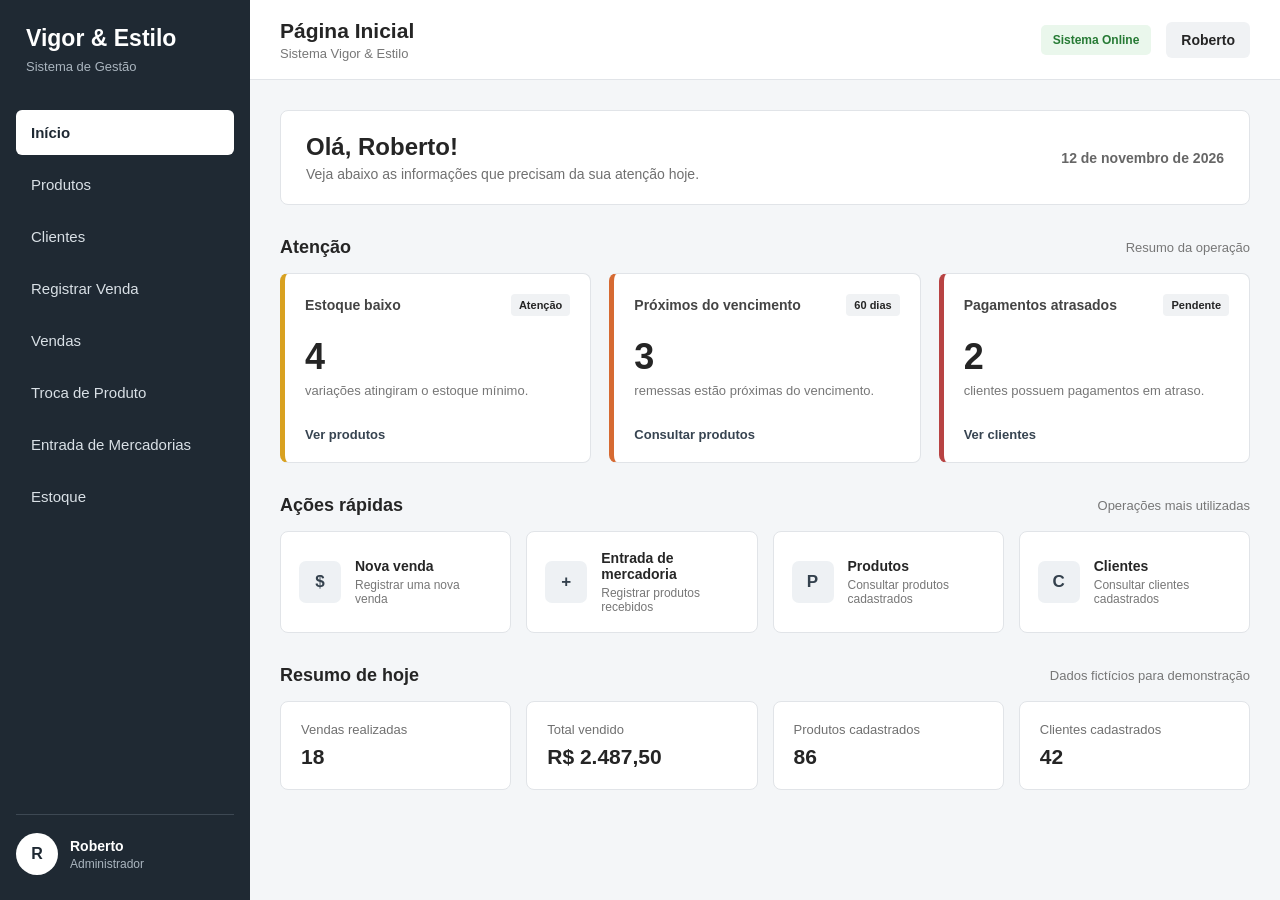
<file: index.html>
<!DOCTYPE html>
<html lang="pt-BR">

<head>
    <meta charset="UTF-8">

    <meta name="viewport" content="width=device-width, initial-scale=1.0">

    <title>Vigor & Estilo</title>

    <link rel="stylesheet" href="css/style.css">
</head>


<body>

    <div class="app">


        <!-- ========================= -->
        <!-- MENU LATERAL -->
        <!-- ========================= -->

        <aside class="sidebar">


            <!-- LOGO -->

            <div class="logo">

                <h1>
                    Vigor & Estilo
                </h1>

                <span>
                    Sistema de Gestão
                </span>

            </div>


            <!-- MENU -->

            <nav class="menu">


                <!-- INÍCIO -->

                <button class="menu-item active" data-page="inicio">

                    Início

                </button>


                <!-- PRODUTOS -->

                <button class="menu-item" data-page="produtos">

                    Produtos

                </button>


                <!-- CLIENTES -->

                <button class="menu-item" data-page="clientes">

                    Clientes

                </button>


                <!-- REGISTRAR VENDA -->

                <button class="menu-item" data-page="venda">

                    Registrar Venda

                </button>


                <!-- VENDAS -->

                <button class="menu-item" data-page="vendasPeriodo">

                    Vendas

                </button>


                <!-- TROCA DE PRODUTO -->

                <button class="menu-item" data-page="troca">

                    Troca de Produto

                </button>


                <!-- ENTRADA DE MERCADORIAS -->

                <button class="menu-item" data-page="entradaMercadoria">

                    Entrada de Mercadorias

                </button>


                <!-- ESTOQUE -->

                <button class="menu-item" data-page="estoque">

                    Estoque

                </button>

            </nav>


            <!-- USUÁRIO -->

            <div class="usuario">

                <div class="avatar">
                    R
                </div>


                <div class="usuario-info">

                    <strong>
                        Roberto
                    </strong>

                    <span>
                        Administrador
                    </span>

                </div>

            </div>

        </aside>


        <!-- ========================= -->
        <!-- ÁREA PRINCIPAL -->
        <!-- ========================= -->

        <main class="main">


            <!-- CABEÇALHO -->

            <header class="topbar">


                <div class="topbar-title">

                    <h2 id="tituloPagina">
                        Página Inicial
                    </h2>

                    <p>
                        Sistema Vigor & Estilo
                    </p>

                </div>


                <div class="topbar-right">

                    <div class="status">
                        Sistema Online
                    </div>

                    <div class="topbar-user">
                        Roberto
                    </div>

                </div>

            </header>


            <!-- ========================= -->
            <!-- CONTEÚDO DAS PÁGINAS -->
            <!-- ========================= -->

            <section id="conteudo" class="conteudo">

                <div class="loading">
                    Carregando...
                </div>

            </section>

        </main>

    </div>


    <!-- JAVASCRIPT -->

    <script src="js/script.js"></script>

</body>

</html>
</file>
<file: css/style.css>
/* ========================= */
/* CONFIGURAÇÕES GERAIS */
/* ========================= */

* {
    margin: 0;
    padding: 0;
    box-sizing: border-box;
}


body {
    font-family: Arial, Helvetica, sans-serif;

    background-color: #f4f6f8;

    color: #252525;

    min-height: 100vh;
}


/* ========================= */
/* ESTRUTURA PRINCIPAL */
/* ========================= */

.app {
    display: flex;

    min-height: 100vh;
}


/* ========================= */
/* MENU LATERAL */
/* ========================= */

.sidebar {
    width: 250px;

    background-color: #1f2933;

    color: white;

    min-height: 100vh;

    padding: 25px 16px;

    display: flex;

    flex-direction: column;

    position: fixed;

    left: 0;
    top: 0;
    bottom: 0;
}


/* ========================= */
/* LOGO */
/* ========================= */

.logo {
    padding: 0 10px;

    margin-bottom: 35px;
}


.logo h1 {
    font-size: 23px;

    margin-bottom: 5px;
}


.logo span {
    font-size: 13px;

    color: #aab5bf;
}


/* ========================= */
/* MENU */
/* ========================= */

.menu {
    display: flex;

    flex-direction: column;

    gap: 7px;

    flex: 1;
}


.menu-item {
    width: 100%;

    padding: 14px 15px;

    border: none;

    border-radius: 6px;

    background-color: transparent;

    color: #d9e0e6;

    font-size: 15px;

    text-align: left;

    cursor: pointer;

    transition: background-color 0.2s,
        color 0.2s;
}


.menu-item:hover {
    background-color: #34414d;
}


.menu-item.active {
    background-color: #ffffff;

    color: #1f2933;

    font-weight: bold;
}


/* ========================= */
/* USUÁRIO */
/* ========================= */

.usuario {
    border-top: 1px solid #3d4853;

    padding-top: 18px;

    display: flex;

    align-items: center;

    gap: 12px;
}


.avatar {
    width: 42px;
    height: 42px;

    border-radius: 50%;

    background-color: #ffffff;

    color: #1f2933;

    display: flex;

    align-items: center;

    justify-content: center;

    font-weight: bold;
}


.usuario-info {
    display: flex;

    flex-direction: column;
}


.usuario-info strong {
    font-size: 14px;
}


.usuario-info span {
    color: #aab5bf;

    font-size: 12px;

    margin-top: 3px;
}


/* ========================= */
/* CONTEÚDO PRINCIPAL */
/* ========================= */

.main {
    flex: 1;

    margin-left: 250px;

    min-height: 100vh;
}


/* ========================= */
/* CABEÇALHO */
/* ========================= */

.topbar {
    height: 80px;

    background-color: #ffffff;

    border-bottom: 1px solid #e1e4e8;

    padding: 0 30px;

    display: flex;

    align-items: center;

    justify-content: space-between;

    position: sticky;

    top: 0;

    z-index: 10;
}


.topbar-title h2 {
    font-size: 21px;

    margin-bottom: 3px;
}


.topbar-title p {
    font-size: 13px;

    color: #777;
}


.topbar-right {
    display: flex;

    align-items: center;

    gap: 15px;
}


.status {
    padding: 8px 12px;

    border-radius: 5px;

    background-color: #eaf7ec;

    color: #267a34;

    font-size: 12px;

    font-weight: bold;
}


.topbar-user {
    padding: 10px 15px;

    border-radius: 6px;

    background-color: #f0f2f4;

    font-size: 14px;

    font-weight: bold;
}


/* ========================= */
/* ÁREA DE CONTEÚDO */
/* ========================= */

.conteudo {
    padding: 30px;

    min-height: calc(100vh - 80px);
}


/* ========================= */
/* PADRÃO DE PÁGINA */
/* ========================= */

.page-header {
    display: flex;

    align-items: center;

    justify-content: space-between;

    gap: 20px;

    margin-bottom: 25px;
}


.page-header h2 {
    font-size: 24px;

    margin-bottom: 5px;
}


.page-header p {
    color: #707070;

    font-size: 14px;
}


/* ========================= */
/* BOTÕES */
/* ========================= */

.btn {
    border: none;

    border-radius: 6px;

    padding: 11px 17px;

    font-size: 14px;

    cursor: pointer;

    transition: 0.2s;
}


.btn-primary {
    background-color: #1f2933;

    color: white;
}


.btn-primary:hover {
    background-color: #34414d;
}


.btn-secondary {
    background-color: #e7eaed;

    color: #333;
}


.btn-secondary:hover {
    background-color: #d8dde1;
}


.btn-danger {
    background-color: #b53535;

    color: white;
}


.btn-danger:hover {
    background-color: #922c2c;
}


/* ========================= */
/* CARDS */
/* ========================= */

.card {
    background-color: #ffffff;

    border: 1px solid #e1e4e8;

    border-radius: 8px;

    padding: 20px;
}


/* ========================= */
/* FORMULÁRIOS */
/* ========================= */

.form-group {
    display: flex;

    flex-direction: column;

    gap: 6px;
}


.form-group label {
    font-size: 13px;

    font-weight: bold;

    color: #444;
}


.form-group input,
.form-group select,
.form-group textarea {
    padding: 11px 12px;

    border: 1px solid #cfd5da;

    border-radius: 5px;

    font-size: 14px;

    outline: none;
}


.form-group input:focus,
.form-group select:focus,
.form-group textarea:focus {
    border-color: #697783;
}


/* ========================= */
/* TABELAS */
/* ========================= */

.table-container {
    background-color: white;

    border: 1px solid #e1e4e8;

    border-radius: 8px;

    overflow: hidden;
}


table {
    width: 100%;

    border-collapse: collapse;
}


thead {
    background-color: #f0f2f4;
}


th,
td {
    padding: 14px 16px;

    text-align: left;

    border-bottom: 1px solid #e6e8eb;

    font-size: 14px;
}


th {
    font-weight: bold;

    color: #444;
}


tbody tr:hover {
    background-color: #f8f9fa;
}


/* ========================= */
/* BADGES */
/* ========================= */

.badge {
    display: inline-block;

    padding: 5px 9px;

    border-radius: 4px;

    font-size: 12px;

    font-weight: bold;
}


.badge-success {
    background-color: #e7f6e9;

    color: #287638;
}


.badge-warning {
    background-color: #fff1cf;

    color: #886200;
}


.badge-danger {
    background-color: #fde5e5;

    color: #9a3030;
}


/* ========================= */
/* LOADING */
/* ========================= */

.loading {
    padding: 30px;

    text-align: center;

    color: #777;
}


/* ========================= */
/* ERRO DE CARREGAMENTO */
/* ========================= */

.erro-pagina {
    background-color: #ffffff;

    border: 1px solid #e2e2e2;

    border-radius: 8px;

    padding: 30px;

    text-align: center;
}


.erro-pagina h2 {
    margin-bottom: 10px;
}


.erro-pagina p {
    color: #777;
}

/* ========================= */
/* DASHBOARD */
/* ========================= */

.dashboard {
    display: flex;
    flex-direction: column;
    gap: 32px;
}


/* ========================= */
/* BOAS-VINDAS */
/* ========================= */

.dashboard-welcome {
    display: flex;
    align-items: center;
    justify-content: space-between;

    background-color: #ffffff;

    border: 1px solid #e1e4e8;

    border-radius: 8px;

    padding: 22px 25px;
}


.dashboard-welcome h2 {
    font-size: 24px;

    margin-bottom: 5px;
}


.dashboard-welcome p {
    color: #707070;

    font-size: 14px;
}


.dashboard-date {
    color: #666;

    font-size: 14px;

    font-weight: bold;
}


/* ========================= */
/* SEÇÕES DO DASHBOARD */
/* ========================= */

.dashboard-section {
    display: flex;

    flex-direction: column;

    gap: 15px;
}


.section-header {
    display: flex;

    align-items: center;

    justify-content: space-between;
}


.section-header h3 {
    font-size: 18px;
}


.section-header span {
    color: #777;

    font-size: 13px;
}


/* ========================= */
/* CARDS DE ALERTA */
/* ========================= */

.dashboard-cards {
    display: grid;

    grid-template-columns: repeat(3, 1fr);

    gap: 18px;
}


.dashboard-card {
    background-color: #ffffff;

    border: 1px solid #e1e4e8;

    border-radius: 8px;

    padding: 20px;

    min-height: 190px;

    display: flex;

    flex-direction: column;
}


.dashboard-card-header {
    display: flex;

    align-items: center;

    justify-content: space-between;

    gap: 10px;
}


.dashboard-card-title {
    font-size: 14px;

    font-weight: bold;

    color: #444;
}


.dashboard-card-status {
    padding: 5px 8px;

    border-radius: 4px;

    background-color: #f0f2f4;

    font-size: 11px;

    font-weight: bold;
}


.dashboard-card-number {
    font-size: 36px;

    margin-top: 20px;

    margin-bottom: 5px;
}


.dashboard-card p {
    color: #777;

    font-size: 13px;

    margin-bottom: 18px;
}


.dashboard-link {
    margin-top: auto;

    align-self: flex-start;

    border: none;

    background-color: transparent;

    padding: 0;

    font-size: 13px;

    font-weight: bold;

    cursor: pointer;

    color: #374451;
}


.dashboard-link:hover {
    text-decoration: underline;
}


/* ========================= */
/* TIPOS DE ALERTA */
/* ========================= */

.card-warning {
    border-left: 5px solid #d8a120;
}


.card-expiration {
    border-left: 5px solid #d66a32;
}


.card-danger {
    border-left: 5px solid #b84343;
}


/* ========================= */
/* AÇÕES RÁPIDAS */
/* ========================= */

.quick-actions-grid {
    display: grid;

    grid-template-columns: repeat(4, 1fr);

    gap: 15px;
}


.quick-action {
    background-color: #ffffff;

    border: 1px solid #e1e4e8;

    border-radius: 8px;

    padding: 18px;

    cursor: pointer;

    text-align: left;

    display: flex;

    align-items: center;

    gap: 14px;

    transition:
        border-color 0.2s,
        transform 0.2s,
        background-color 0.2s;
}


.quick-action:hover {
    border-color: #89949d;

    background-color: #fafafa;

    transform: translateY(-2px);
}


.quick-action-icon {
    width: 42px;
    height: 42px;

    min-width: 42px;

    border-radius: 7px;

    background-color: #eef1f4;

    display: flex;

    align-items: center;

    justify-content: center;

    font-size: 17px;

    font-weight: bold;

    color: #34414d;
}


.quick-action div:last-child {
    display: flex;

    flex-direction: column;

    gap: 4px;
}


.quick-action strong {
    font-size: 14px;

    color: #262626;
}


.quick-action span {
    font-size: 12px;

    color: #777;
}


/* ========================= */
/* RESUMO */
/* ========================= */

.summary-grid {
    display: grid;

    grid-template-columns: repeat(4, 1fr);

    gap: 15px;
}


.summary-card {
    background-color: #ffffff;

    border: 1px solid #e1e4e8;

    border-radius: 8px;

    padding: 20px;

    display: flex;

    flex-direction: column;

    gap: 8px;
}


.summary-card span {
    color: #707070;

    font-size: 13px;
}


.summary-card strong {
    font-size: 21px;

    color: #252525;
}


/* ========================= */
/* RESPONSIVIDADE BÁSICA */
/* ========================= */

@media (max-width: 1100px) {

    .dashboard-cards {
        grid-template-columns: 1fr;
    }


    .quick-actions-grid {
        grid-template-columns: repeat(2, 1fr);
    }


    .summary-grid {
        grid-template-columns: repeat(2, 1fr);
    }

}

/* ========================= */
/* PRODUTOS */
/* ========================= */

.produtos-filtros {
    display: grid;

    grid-template-columns: 2fr 1fr;

    gap: 20px;

    margin-bottom: 20px;
}


.campo-pesquisa,
.campo-categoria {
    display: flex;

    flex-direction: column;

    gap: 7px;
}


.campo-pesquisa label,
.campo-categoria label {
    font-size: 13px;

    font-weight: bold;

    color: #444;
}


.campo-pesquisa input,
.campo-categoria select {
    width: 100%;

    padding: 11px 12px;

    border: 1px solid #cfd5da;

    border-radius: 5px;

    background-color: white;

    font-size: 14px;

    outline: none;
}


.campo-pesquisa input:focus,
.campo-categoria select:focus {
    border-color: #697783;
}


/* ========================= */
/* RESUMO DE PRODUTOS */
/* ========================= */

.produtos-resumo {
    display: grid;

    grid-template-columns: repeat(3, 1fr);

    gap: 15px;

    margin-bottom: 20px;
}


.resumo-produto-card {
    background-color: #ffffff;

    border: 1px solid #e1e4e8;

    border-radius: 8px;

    padding: 17px 20px;

    display: flex;

    align-items: center;

    justify-content: space-between;
}


.resumo-produto-card span {
    font-size: 13px;

    color: #666;
}


.resumo-produto-card strong {
    font-size: 23px;

    color: #242424;
}


/* ========================= */
/* TABELA DE PRODUTOS */
/* ========================= */

.produtos-table {
    overflow-x: auto;
}


.produto-nome {
    display: flex;

    flex-direction: column;

    gap: 3px;
}


.produto-nome strong {
    color: #252525;
}


.produto-nome span {
    font-size: 12px;

    color: #777;
}


.btn-table {
    border: 1px solid #cfd5da;

    border-radius: 5px;

    padding: 7px 11px;

    background-color: #ffffff;

    color: #333;

    font-size: 12px;

    font-weight: bold;

    cursor: pointer;
}


.btn-table:hover {
    background-color: #f0f2f4;
}


/* ========================= */
/* ESTADO VAZIO */
/* ========================= */

.empty-state {
    padding: 35px;

    text-align: center;

    display: flex;

    flex-direction: column;

    gap: 7px;

    color: #777;
}


.empty-state strong {
    color: #444;
}


/* ========================= */
/* MODAL */
/* ========================= */

.modal-overlay {
    position: fixed;

    inset: 0;

    background-color: rgba(0, 0, 0, 0.45);

    display: none;

    align-items: center;

    justify-content: center;

    z-index: 100;
}


.modal-overlay.active {
    display: flex;
}


.modal {
    width: 650px;

    max-width: calc(100% - 40px);

    background-color: white;

    border-radius: 9px;

    overflow: hidden;

    box-shadow: 0 20px 50px rgba(0, 0, 0, 0.18);
}


.modal-header {
    padding: 20px 22px;

    border-bottom: 1px solid #e1e4e8;

    display: flex;

    justify-content: space-between;

    align-items: flex-start;
}


.modal-header h3 {
    margin-bottom: 4px;
}


.modal-header p {
    color: #777;

    font-size: 13px;
}


.modal-close {
    border: none;

    background-color: transparent;

    font-size: 26px;

    cursor: pointer;

    color: #777;
}


.modal-close:hover {
    color: #222;
}


.modal-body {
    padding: 22px;
}


.modal-footer {
    padding: 16px 22px;

    border-top: 1px solid #e1e4e8;

    display: flex;

    justify-content: flex-end;

    gap: 10px;
}


/* ========================= */
/* DETALHES DO PRODUTO */
/* ========================= */

.detalhes-grid {
    display: grid;

    grid-template-columns: repeat(2, 1fr);

    gap: 15px;
}


.detalhe-item {
    background-color: #f7f8f9;

    border-radius: 6px;

    padding: 14px;

    display: flex;

    flex-direction: column;

    gap: 5px;
}


.detalhe-item span {
    color: #777;

    font-size: 12px;
}


.detalhe-item strong {
    font-size: 14px;

    color: #333;
}


/* ========================= */
/* RESPONSIVIDADE */
/* ========================= */

@media (max-width: 900px) {

    .produtos-filtros {
        grid-template-columns: 1fr;
    }


    .produtos-resumo {
        grid-template-columns: 1fr;
    }


    .detalhes-grid {
        grid-template-columns: 1fr;
    }

}

/* ========================= */
/* CADASTRO DE PRODUTO */
/* ========================= */

.form-produto {
    max-width: 950px;
}


.form-grid {
    display: grid;

    grid-template-columns: repeat(2, 1fr);

    gap: 20px;
}


.categoria-campos {
    margin-top: 30px;

    padding-top: 25px;

    border-top: 1px solid #e2e5e8;
}


.form-section-title {
    margin-bottom: 18px;
}


.form-section-title h3 {
    font-size: 17px;

    margin-bottom: 4px;
}


.form-section-title span {
    color: #777;

    font-size: 13px;
}


/* ========================= */
/* AÇÕES DO FORMULÁRIO */
/* ========================= */

.form-actions {
    display: flex;

    justify-content: flex-end;

    gap: 10px;

    margin-top: 30px;

    padding-top: 20px;

    border-top: 1px solid #e2e5e8;
}


/* ========================= */
/* MENSAGENS */
/* ========================= */

.form-message {
    margin-top: 20px;

    padding: 12px 15px;

    border-radius: 6px;

    font-size: 13px;

    font-weight: bold;
}


.form-message.success {
    display: block !important;

    background-color: #e7f6e9;

    color: #287638;

    border: 1px solid #b9debf;
}


.form-message.error {
    display: block !important;

    background-color: #fde7e7;

    color: #9a3030;

    border: 1px solid #edbcbc;
}


/* ========================= */
/* RESPONSIVIDADE */
/* ========================= */

@media (max-width: 800px) {

    .form-grid {
        grid-template-columns: 1fr;
    }

}

/* ========================= */
/* CLIENTES */
/* ========================= */

.clientes-filtros {
    margin-bottom: 20px;
}


.clientes-resumo,
.historico-resumo {
    display: grid;

    grid-template-columns: repeat(3, 1fr);

    gap: 15px;

    margin-bottom: 20px;
}


.acoes-tabela {
    display: flex;

    gap: 7px;
}


/* ========================= */
/* HISTÓRICO */
/* ========================= */

.cliente-selecionado {
    margin-bottom: 20px;

    display: flex;

    justify-content: space-between;

    align-items: center;
}


.cliente-selecionado div {
    display: flex;

    flex-direction: column;

    gap: 5px;
}


.cliente-selecionado span {
    font-size: 12px;

    color: #777;
}


.cliente-selecionado strong {
    font-size: 18px;
}


.modal-large {
    width: 850px;
}


@media (max-width: 900px) {

    .clientes-resumo,
    .historico-resumo {
        grid-template-columns: 1fr;
    }

}

/* ========================= */
/* REGISTRO DE VENDA */
/* ========================= */

.venda-layout {
    display: grid;

    grid-template-columns: minmax(0, 2fr) 360px;

    gap: 20px;

    align-items: start;
}


.venda-main {
    display: flex;

    flex-direction: column;

    gap: 20px;
}


.venda-card {
    width: 100%;
}


.produto-adicionar-grid {
    display: grid;

    grid-template-columns: 2fr 120px auto;

    gap: 15px;

    align-items: end;
}


.btn-adicionar-produto {
    height: 41px;
}


.venda-vazia {
    text-align: center;

    color: #777;

    padding: 30px;
}


/* QUANTIDADE */

.quantidade-controle {
    display: flex;

    align-items: center;

    gap: 7px;
}


.quantidade-controle button {
    width: 28px;
    height: 28px;

    border: 1px solid #cfd5da;

    background-color: white;

    border-radius: 4px;

    cursor: pointer;

    font-weight: bold;
}


.quantidade-controle button:hover {
    background-color: #f0f2f4;
}


.quantidade-controle span {
    min-width: 25px;

    text-align: center;

    font-weight: bold;
}


/* ========================= */
/* RESUMO DA VENDA */
/* ========================= */

.resumo-venda {
    position: sticky;

    top: 100px;
}


.resumo-venda-linha {
    display: flex;

    justify-content: space-between;

    align-items: center;

    padding: 12px 0;

    border-bottom: 1px solid #eceff1;

    font-size: 14px;
}


.desconto-venda {
    margin-top: 18px;
}


.aviso-desconto {
    margin-top: 8px;

    background-color: #fff1cf;

    color: #7a5900;

    padding: 10px;

    border-radius: 5px;

    font-size: 12px;
}


.resumo-venda-total {
    display: flex;

    justify-content: space-between;

    align-items: center;

    margin: 20px 0;

    padding: 17px 0;

    border-top: 2px solid #dfe3e6;

    border-bottom: 2px solid #dfe3e6;
}


.resumo-venda-total span {
    font-size: 15px;

    font-weight: bold;
}


.resumo-venda-total strong {
    font-size: 25px;
}


.btn-finalizar-venda {
    width: 100%;

    margin-top: 20px;
}


.modal-small {
    width: 450px;
}


/* ========================= */
/* CONFIRMAÇÃO DA VENDA */
/* ========================= */

.confirmacao-venda-layout {
    display: flex;

    flex-direction: column;

    gap: 20px;

    max-width: 1000px;
}


.confirmacao-info-grid {
    display: grid;

    grid-template-columns: repeat(2, 1fr);

    gap: 15px;
}


.destaque-total {
    background-color: #eef2f5;
}


.destaque-total strong {
    font-size: 20px;
}


.confirmacao-vencimento {
    margin-top: 15px;

    padding: 14px;

    background-color: #fff5db;

    border-radius: 6px;

    display: flex;

    justify-content: space-between;
}


.confirmacao-actions {
    display: flex;

    justify-content: flex-end;

    gap: 10px;
}


/* ========================= */
/* VENDA CONCLUÍDA */
/* ========================= */

.venda-concluida {
    padding: 20px;

    border: 1px solid #b7dfbd;

    background-color: #e9f7eb;

    border-radius: 8px;

    display: flex;

    align-items: center;

    gap: 15px;
}


.sucesso-icon {
    width: 42px;
    height: 42px;

    border-radius: 50%;

    background-color: #2e7d3b;

    color: white;

    display: flex;

    align-items: center;

    justify-content: center;

    font-size: 20px;

    font-weight: bold;
}


.venda-concluida p {
    margin-top: 3px;

    color: #47764e;

    font-size: 13px;
}


@media (max-width: 1100px) {

    .venda-layout {
        grid-template-columns: 1fr;
    }


    .resumo-venda {
        position: static;
    }

}


@media (max-width: 750px) {

    .produto-adicionar-grid {
        grid-template-columns: 1fr;
    }


    .confirmacao-info-grid {
        grid-template-columns: 1fr;
    }

}

/* ========================= */
/* VENDAS POR PERÍODO */
/* ========================= */

.vendas-filtros {
    display: grid;

    grid-template-columns: 1fr 1fr auto;

    gap: 15px;

    align-items: end;

    margin-bottom: 20px;
}


.btn-filtrar-vendas {
    height: 41px;
}


.vendas-resumo {
    display: grid;

    grid-template-columns: repeat(3, 1fr);

    gap: 15px;

    margin-bottom: 20px;
}


/* ========================= */
/* CANCELAMENTO DE VENDA */
/* ========================= */

.cancelamento-layout {
    max-width: 950px;

    display: flex;

    flex-direction: column;

    gap: 20px;
}


.efeitos-cancelamento {
    display: grid;

    grid-template-columns: repeat(3, 1fr);

    gap: 15px;
}


.efeito-item {
    background-color: #f7f8f9;

    padding: 15px;

    border-radius: 6px;

    display: flex;

    flex-direction: column;

    gap: 5px;
}


.efeito-item strong {
    font-size: 14px;
}


.efeito-item span {
    font-size: 12px;

    color: #777;
}


.cancelamento-actions {
    display: flex;

    justify-content: flex-end;

    gap: 10px;
}


@media (max-width: 800px) {

    .vendas-filtros {
        grid-template-columns: 1fr;
    }


    .vendas-resumo {
        grid-template-columns: 1fr;
    }


    .efeitos-cancelamento {
        grid-template-columns: 1fr;
    }

}

/* ========================= */
/* TROCA DE PRODUTO */
/* ========================= */

.troca-layout {
    max-width: 950px;

    display: flex;

    flex-direction: column;

    gap: 20px;
}


/* ========================= */
/* LOCALIZAR VENDA */
/* ========================= */

.localizar-venda-grid {
    display: grid;

    grid-template-columns: 1fr auto;

    gap: 15px;

    align-items: end;
}


/* ========================= */
/* PRODUTOS DA TROCA */
/* ========================= */

.produto-troca-resumo {
    margin-top: 20px;

    display: grid;

    grid-template-columns: repeat(3, 1fr);

    gap: 15px;
}


.produto-troca-resumo div {
    padding: 14px;

    background-color: #f7f8f9;

    border-radius: 6px;

    display: flex;

    flex-direction: column;

    gap: 5px;
}


.produto-troca-resumo span {
    font-size: 12px;

    color: #777;
}


.produto-troca-resumo strong {
    font-size: 14px;

    color: #333;
}


/* ========================= */
/* DIFERENÇA DE VALOR */
/* ========================= */

.diferenca-troca-grid {
    display: grid;

    grid-template-columns: repeat(3, 1fr);

    gap: 15px;
}


.diferenca-troca-grid>div {
    background-color: #f7f8f9;

    border-radius: 6px;

    padding: 15px;

    display: flex;

    flex-direction: column;

    gap: 5px;
}


.diferenca-troca-grid span {
    font-size: 12px;

    color: #777;
}


.diferenca-troca-grid strong {
    font-size: 18px;
}


.diferenca-troca-grid .diferenca-destaque {
    background-color: #eef2f5;
}


.informacao-troca {
    margin-top: 15px;

    padding: 12px 15px;

    border-radius: 6px;

    background-color: #eef2f5;

    color: #44505a;

    font-size: 13px;
}


/* ========================= */
/* AÇÕES DA TROCA */
/* ========================= */

.troca-actions {
    display: flex;

    justify-content: flex-end;

    gap: 10px;
}


@media (max-width: 800px) {

    .localizar-venda-grid {
        grid-template-columns: 1fr;
    }


    .produto-troca-resumo {
        grid-template-columns: 1fr;
    }


    .diferenca-troca-grid {
        grid-template-columns: 1fr;
    }

}

/* ========================================================= */
/* ENTRADA DE MERCADORIAS */
/* ========================================================= */

.entrada-layout {
    max-width: 1050px;

    display: flex;

    flex-direction: column;

    gap: 20px;
}


/* ========================= */
/* ADICIONAR PRODUTO */
/* ========================= */

.entrada-produto-grid {
    display: grid;

    grid-template-columns: 2fr 140px auto;

    gap: 15px;

    align-items: end;
}


.btn-adicionar-entrada {
    height: 41px;
}


/* ========================= */
/* LOTE */
/* ========================= */

.dados-lote-entrada {
    margin-top: 20px;

    padding-top: 20px;

    border-top: 1px solid #e1e4e8;
}


.entrada-aviso {
    background-color: #fff5db;

    color: #765c16;

    padding: 11px 14px;

    border-radius: 6px;

    font-size: 13px;

    margin-bottom: 18px;
}


/* ========================= */
/* RESUMO */
/* ========================= */

.entrada-resumo-grid {
    display: grid;

    grid-template-columns: repeat(3, 1fr);

    gap: 15px;
}


.entrada-resumo-grid>div {
    padding: 16px;

    border-radius: 6px;

    background-color: #f7f8f9;

    display: flex;

    flex-direction: column;

    gap: 6px;
}


.entrada-resumo-grid span {
    font-size: 12px;

    color: #777;
}


.entrada-resumo-grid strong {
    font-size: 20px;

    color: #252525;
}


/* ========================= */
/* AÇÕES */
/* ========================= */

.entrada-actions {
    display: flex;

    justify-content: flex-end;

    gap: 10px;
}


/* ========================= */
/* RESPONSIVIDADE */
/* ========================= */

@media (max-width: 850px) {

    .entrada-produto-grid {
        grid-template-columns: 1fr;
    }


    .entrada-resumo-grid {
        grid-template-columns: 1fr;
    }

}

/* ========================================================= */
/* ESTOQUE */
/* ========================================================= */

.estoque-resumo {
    display: grid;

    grid-template-columns: repeat(3, 1fr);

    gap: 15px;

    margin-bottom: 20px;
}


/* ========================================================= */
/* FILTROS DO ESTOQUE */
/* ========================================================= */

.estoque-filtros {
    display: grid;

    grid-template-columns: 2fr 1fr auto;

    gap: 20px;

    align-items: end;

    margin-bottom: 20px;
}


.estoque-checkbox {
    min-height: 41px;

    display: flex;

    align-items: center;
}


.estoque-checkbox label {
    display: flex;

    align-items: center;

    gap: 8px;

    cursor: pointer;

    font-size: 13px;

    font-weight: bold;

    color: #444;
}


.estoque-checkbox input {
    width: 16px;

    height: 16px;

    cursor: pointer;
}


/* ========================================================= */
/* QUANTIDADE DO ESTOQUE */
/* ========================================================= */

.estoque-quantidade {
    font-size: 17px;

    font-weight: bold;
}


.estoque-quantidade-baixa {
    color: #a56c00;
}


/* ========================================================= */
/* LEGENDA */
/* ========================================================= */

.estoque-legenda {
    margin-top: 20px;
}


.estoque-legenda h3 {
    margin-bottom: 15px;

    font-size: 16px;
}


.estoque-legenda-itens {
    display: grid;

    grid-template-columns: repeat(3, 1fr);

    gap: 20px;
}


.estoque-legenda-itens>div {
    display: flex;

    flex-direction: column;

    gap: 8px;
}


.estoque-legenda-itens p {
    color: #777;

    font-size: 12px;
}


/* ========================================================= */
/* REMESSAS */
/* ========================================================= */

.estoque-remessas {
    margin-top: 25px;
}


.estoque-sem-remessa {
    margin-top: 20px;

    padding: 15px;

    background-color: #f7f8f9;

    border-radius: 6px;

    color: #666;

    font-size: 13px;
}


/* ========================================================= */
/* RESPONSIVIDADE */
/* ========================================================= */

@media (max-width: 950px) {

    .estoque-filtros {
        grid-template-columns: 1fr;
    }


    .estoque-resumo {
        grid-template-columns: 1fr;
    }


    .estoque-legenda-itens {
        grid-template-columns: 1fr;
    }

}
</file>
